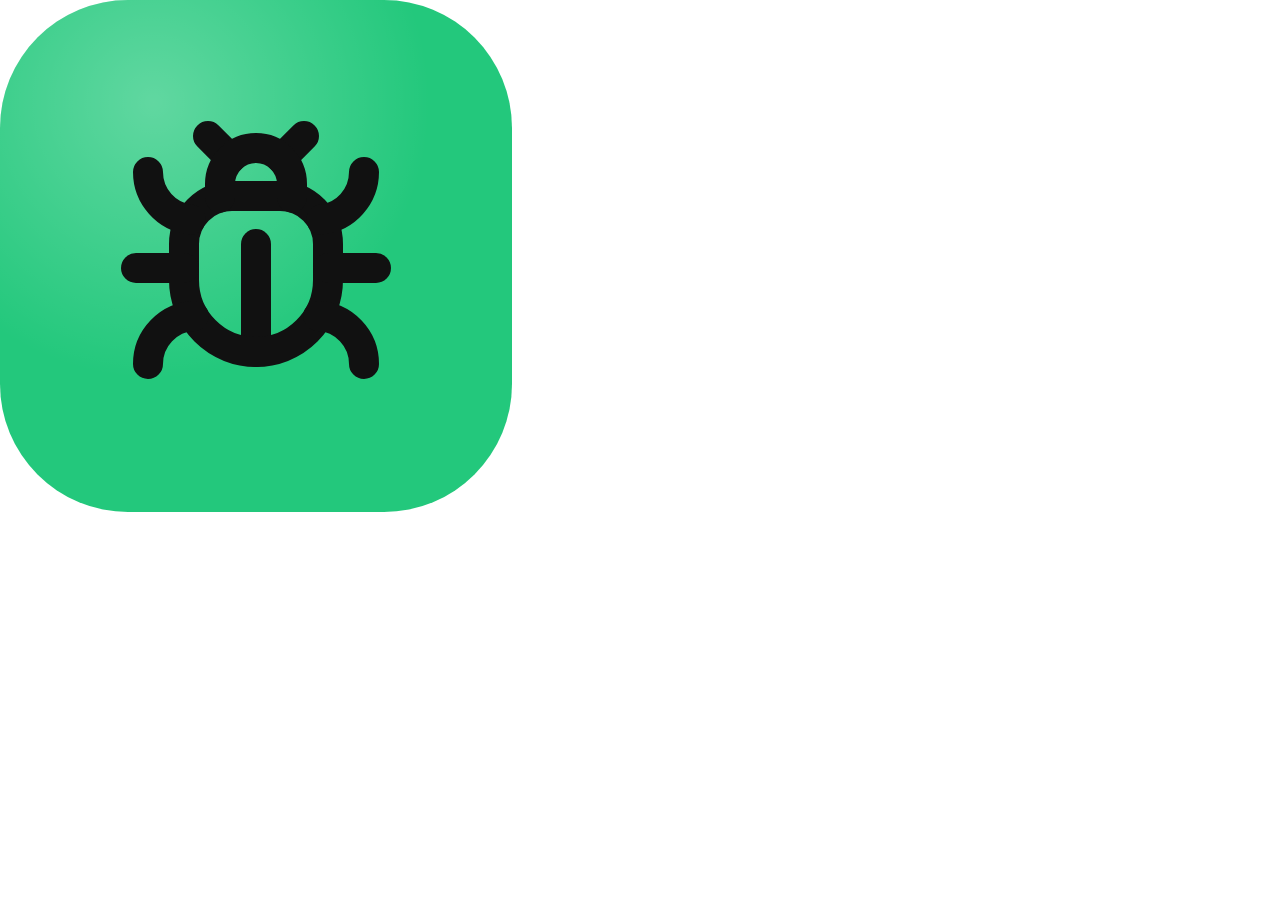
<file: branding/icon.html>
<!doctype html>
<!-- Źródło ikon PNG (apple-touch-icon, icon-192, icon-512, icon-maskable-512). Parametry w adresie: ?size=512&maskable=1 -->
<html><head><meta charset="utf-8"><style>
  html, body { margin: 0; background: transparent; }
  svg { display: block; }
</style></head><body>
<script>
  const q = new URLSearchParams(location.search);
  const size = Number(q.get('size') || 512), maskable = q.get('maskable') === '1', square = q.get('square') === '1';
  // Maskable: pełne tło, ikona w strefie bezpiecznej (80%). Square: pełny kwadrat (iOS sam zaokrągla rogi).
  const rx = maskable || square ? 0 : 8;
  const scale = maskable ? 0.54 : 0.75, offset = (32 - 24 * scale) / 2;
  document.body.innerHTML = `<svg width="${size}" height="${size}" viewBox="0 0 32 32"><defs><radialGradient id="s" cx="0.3" cy="0.2" r="0.9"><stop offset="0" stop-color="#fff" stop-opacity="0.28"/><stop offset="0.6" stop-color="#fff" stop-opacity="0"/></radialGradient></defs>
    <rect width="32" height="32" rx="${rx}" fill="#23c87c"/><rect width="32" height="32" rx="${rx}" fill="url(#s)"/>
    <g transform="translate(${offset} ${offset}) scale(${scale})" fill="none" stroke="#111111" stroke-width="2.5" stroke-linecap="round" stroke-linejoin="round">
    <path d="M12 20v-9"/><path d="M14 7a4 4 0 0 1 4 4v3a6 6 0 0 1-12 0v-3a4 4 0 0 1 4-4z"/><path d="M14.12 3.88 16 2"/><path d="M21 21a4 4 0 0 0-3.81-4"/><path d="M21 5a4 4 0 0 1-3.55 3.97"/><path d="M22 13h-4"/><path d="M3 21a4 4 0 0 1 3.81-4"/><path d="M3 5a4 4 0 0 0 3.55 3.97"/><path d="M6 13H2"/><path d="m8 2 1.88 1.88"/><path d="M9 7.13V6a3 3 0 1 1 6 0v1.13"/></g></svg>`;
</script>
</body></html>
</file>
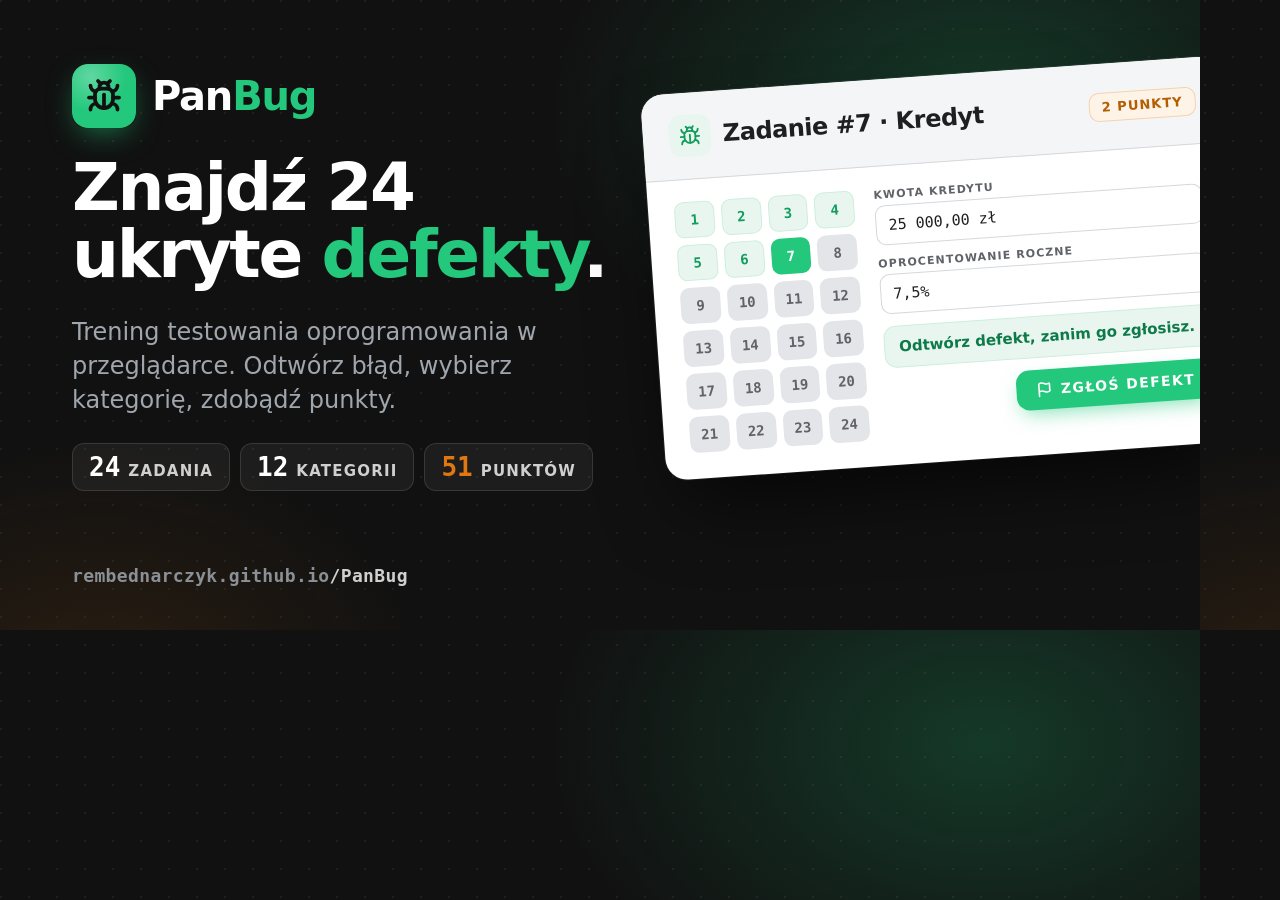
<file: branding/og-image.html>
<!doctype html>
<!--
  Źródło obrazka Open Graph (src/PanBug.Web/wwwroot/og-image.png, 1200x630).
  Odtworzenie: ./branding/render.sh (Chromium przez Playwright) albo zrzut tego pliku
  w dowolnej przeglądarce przy oknie 1200x630. Kolory i układ jak w aplikacji.
-->
<html lang="pl">
<head>
<meta charset="utf-8">
<title>PanBug OG</title>
<style>
  :root {
    --bar: #111111; --text: #ffffff; --muted: #a0a6ad; --accent: #23c87c; --accent-strong: #129c5d;
    --points: #e07710; --surface: #ffffff; --gray-50: #f4f5f6; --gray-100: #e3e5e8; --gray-200: #d5d8dc;
    --gray-500: #5f6368; --gray-900: #1d1f21; --danger: #c62828;
    --font: Inter, "Segoe UI", system-ui, sans-serif;
    --mono: "DejaVu Sans Mono", ui-monospace, Menlo, Consolas, monospace;
  }
  * { box-sizing: border-box; margin: 0; }
  html, body { width: 1200px; height: 630px; overflow: hidden; }
  body {
    position: relative; font-family: var(--font); color: var(--text); background: var(--bar);
    background-image:
      radial-gradient(620px 420px at 82% 18%, rgb(35 200 124 / .22), transparent 70%),
      radial-gradient(480px 360px at 8% 110%, rgb(224 119 16 / .12), transparent 70%),
      radial-gradient(circle at 1px 1px, rgb(255 255 255 / .06) 1px, transparent 0);
    background-size: auto, auto, 28px 28px;
  }

  .left { position: absolute; left: 72px; top: 64px; width: 560px; display: flex; flex-direction: column; gap: 26px; }
  .brand { display: flex; align-items: center; gap: 16px; }
  .brand svg { border-radius: 14px; box-shadow: 0 10px 30px -8px rgb(35 200 124 / .6); }
  .word { font-size: 40px; font-weight: 900; letter-spacing: -.03em; }
  .word span { color: var(--accent); }
  h1 { font-size: 66px; line-height: 1.02; font-weight: 900; letter-spacing: -.035em; }
  h1 em { font-style: normal; color: var(--accent); }
  .sub { font-size: 24px; line-height: 1.42; color: var(--muted); font-weight: 500; max-width: 520px; }
  .chips { display: flex; gap: 10px; }
  .chip { display: inline-flex; align-items: baseline; gap: 8px; padding: 10px 16px; border-radius: 12px; border: 1px solid rgb(255 255 255 / .12); background: rgb(255 255 255 / .05); font-size: 15px; font-weight: 700; letter-spacing: .08em; text-transform: uppercase; color: #d0d0d0; }
  .chip b { font: 900 26px/1 var(--mono); letter-spacing: 0; color: #fff; }
  .chip.points b { color: var(--points); }
  .url { position: absolute; left: 72px; bottom: 44px; font: 600 18px var(--mono); color: #8a9096; letter-spacing: .02em; }
  .url b { color: #d0d0d0; font-weight: 600; }

  /* Fragment interfejsu: karta zadania z siatką zadań */
  .app { position: absolute; left: 640px; top: 96px; width: 580px; transform: rotate(-4deg); transform-origin: top left; }
  .card { background: var(--surface); color: var(--gray-900); border-radius: 22px; box-shadow: 0 40px 80px -20px rgb(0 0 0 / .7), 0 0 0 1px rgb(255 255 255 / .08); overflow: hidden; }
  .card-head { display: flex; align-items: center; justify-content: space-between; padding: 22px 26px; border-bottom: 1px solid var(--gray-200); background: var(--gray-50); }
  .title { display: flex; align-items: center; gap: 12px; font-size: 24px; font-weight: 900; letter-spacing: -.02em; }
  .ic { width: 42px; height: 42px; border-radius: 12px; background: #e8f6ef; color: var(--accent-strong); display: grid; place-items: center; }
  .pts { padding: 6px 12px; border-radius: 10px; border: 1px solid #f6d3ad; background: #fdf3e7; color: #b35c00; font-size: 13px; font-weight: 700; letter-spacing: .08em; text-transform: uppercase; }
  .body { padding: 22px 26px 26px; display: grid; grid-template-columns: 180px 1fr; gap: 20px; }
  .tiles { display: grid; grid-template-columns: repeat(4, 1fr); gap: 7px; align-content: start; }
  .t { height: 36px; border-radius: 9px; background: var(--gray-100); color: var(--gray-500); display: grid; place-items: center; font: 700 14px var(--mono); }
  .t.done { background: #e8f6ef; border: 1px solid #cdeedd; color: var(--accent-strong); }
  .t.now { background: var(--accent); color: #fff; }
  .form { display: flex; flex-direction: column; gap: 12px; }
  .lbl { font-size: 11px; font-weight: 700; letter-spacing: .1em; text-transform: uppercase; color: var(--gray-500); margin-bottom: 4px; }
  .in { height: 40px; border: 1px solid var(--gray-200); border-radius: 10px; padding: 0 12px; display: flex; align-items: center; font: 500 15px var(--mono); color: var(--gray-900); }
  .hint { padding: 11px 14px; border-radius: 12px; background: #e8f6ef; border: 1px solid #cdeedd; color: #0e7a49; font-size: 15px; font-weight: 700; }
  .btn { align-self: flex-end; padding: 12px 20px; border-radius: 13px; background: var(--accent); color: #fff; font-size: 14px; font-weight: 900; letter-spacing: .1em; text-transform: uppercase; display: flex; align-items: center; gap: 8px; box-shadow: 0 8px 20px -6px rgb(35 200 124 / .6); }
</style>
</head>
<body>
  <div class="left">
    <div class="brand">
      <svg width="64" height="64" viewBox="0 0 32 32" aria-hidden="true"><defs><radialGradient id="s" cx="0.3" cy="0.2" r="0.9"><stop offset="0" stop-color="#fff" stop-opacity="0.28"/><stop offset="0.6" stop-color="#fff" stop-opacity="0"/></radialGradient></defs><rect width="32" height="32" rx="8" fill="#23c87c"/><rect width="32" height="32" rx="8" fill="url(#s)"/><g transform="translate(7 7) scale(.75)" fill="none" stroke="#111" stroke-width="2.5" stroke-linecap="round" stroke-linejoin="round"><path d="M12 20v-9"/><path d="M14 7a4 4 0 0 1 4 4v3a6 6 0 0 1-12 0v-3a4 4 0 0 1 4-4z"/><path d="M14.12 3.88 16 2"/><path d="M21 21a4 4 0 0 0-3.81-4"/><path d="M21 5a4 4 0 0 1-3.55 3.97"/><path d="M22 13h-4"/><path d="M3 21a4 4 0 0 1 3.81-4"/><path d="M3 5a4 4 0 0 0 3.55 3.97"/><path d="M6 13H2"/><path d="m8 2 1.88 1.88"/><path d="M9 7.13V6a3 3 0 1 1 6 0v1.13"/></g></svg>
      <span class="word">Pan<span>Bug</span></span>
    </div>
    <h1>Znajdź 24 ukryte <em>defekty</em>.</h1>
    <p class="sub">Trening testowania oprogramowania w przeglądarce. Odtwórz błąd, wybierz kategorię, zdobądź punkty.</p>
    <div class="chips">
      <span class="chip"><b>24</b> zadania</span>
      <span class="chip"><b>12</b> kategorii</span>
      <span class="chip points"><b>51</b> punktów</span>
    </div>
  </div>
  <div class="url">rembednarczyk.github.io<b>/PanBug</b></div>

  <div class="app">
    <div class="card">
      <div class="card-head">
        <div class="title"><span class="ic"><svg width="22" height="22" viewBox="0 0 24 24" fill="none" stroke="currentColor" stroke-width="2" stroke-linecap="round" stroke-linejoin="round"><path d="M12 20v-9"/><path d="M14 7a4 4 0 0 1 4 4v3a6 6 0 0 1-12 0v-3a4 4 0 0 1 4-4z"/><path d="M14.12 3.88 16 2"/><path d="M21 21a4 4 0 0 0-3.81-4"/><path d="M21 5a4 4 0 0 1-3.55 3.97"/><path d="M22 13h-4"/><path d="M3 21a4 4 0 0 1 3.81-4"/><path d="M3 5a4 4 0 0 0 3.55 3.97"/><path d="M6 13H2"/><path d="m8 2 1.88 1.88"/><path d="M9 7.13V6a3 3 0 1 1 6 0v1.13"/></svg></span>Zadanie #7 · Kredyt</div>
        <span class="pts">2 punkty</span>
      </div>
      <div class="body">
        <div class="tiles">
          <span class="t done">1</span><span class="t done">2</span><span class="t done">3</span><span class="t done">4</span>
          <span class="t done">5</span><span class="t done">6</span><span class="t now">7</span><span class="t">8</span>
          <span class="t">9</span><span class="t">10</span><span class="t">11</span><span class="t">12</span>
          <span class="t">13</span><span class="t">14</span><span class="t">15</span><span class="t">16</span>
          <span class="t">17</span><span class="t">18</span><span class="t">19</span><span class="t">20</span>
          <span class="t">21</span><span class="t">22</span><span class="t">23</span><span class="t">24</span>
        </div>
        <div class="form">
          <div><div class="lbl">Kwota kredytu</div><div class="in">25 000,00 zł</div></div>
          <div><div class="lbl">Oprocentowanie roczne</div><div class="in">7,5%</div></div>
          <div class="hint">Odtwórz defekt, zanim go zgłosisz.</div>
          <div class="btn"><svg width="16" height="16" viewBox="0 0 24 24" fill="none" stroke="currentColor" stroke-width="2.4" stroke-linecap="round" stroke-linejoin="round"><path d="M4 22V4a1 1 0 0 1 .4-.8A6 6 0 0 1 8 2c3 0 5 2 7.333 2q2 0 3.067-.8A1 1 0 0 1 20 4v10a1 1 0 0 1-.4.8A6 6 0 0 1 16 16c-3 0-5-2-8-2a6 6 0 0 0-4 1.528"/></svg>Zgłoś defekt</div>
        </div>
      </div>
    </div>
  </div>
</body>
</html>
</file>
